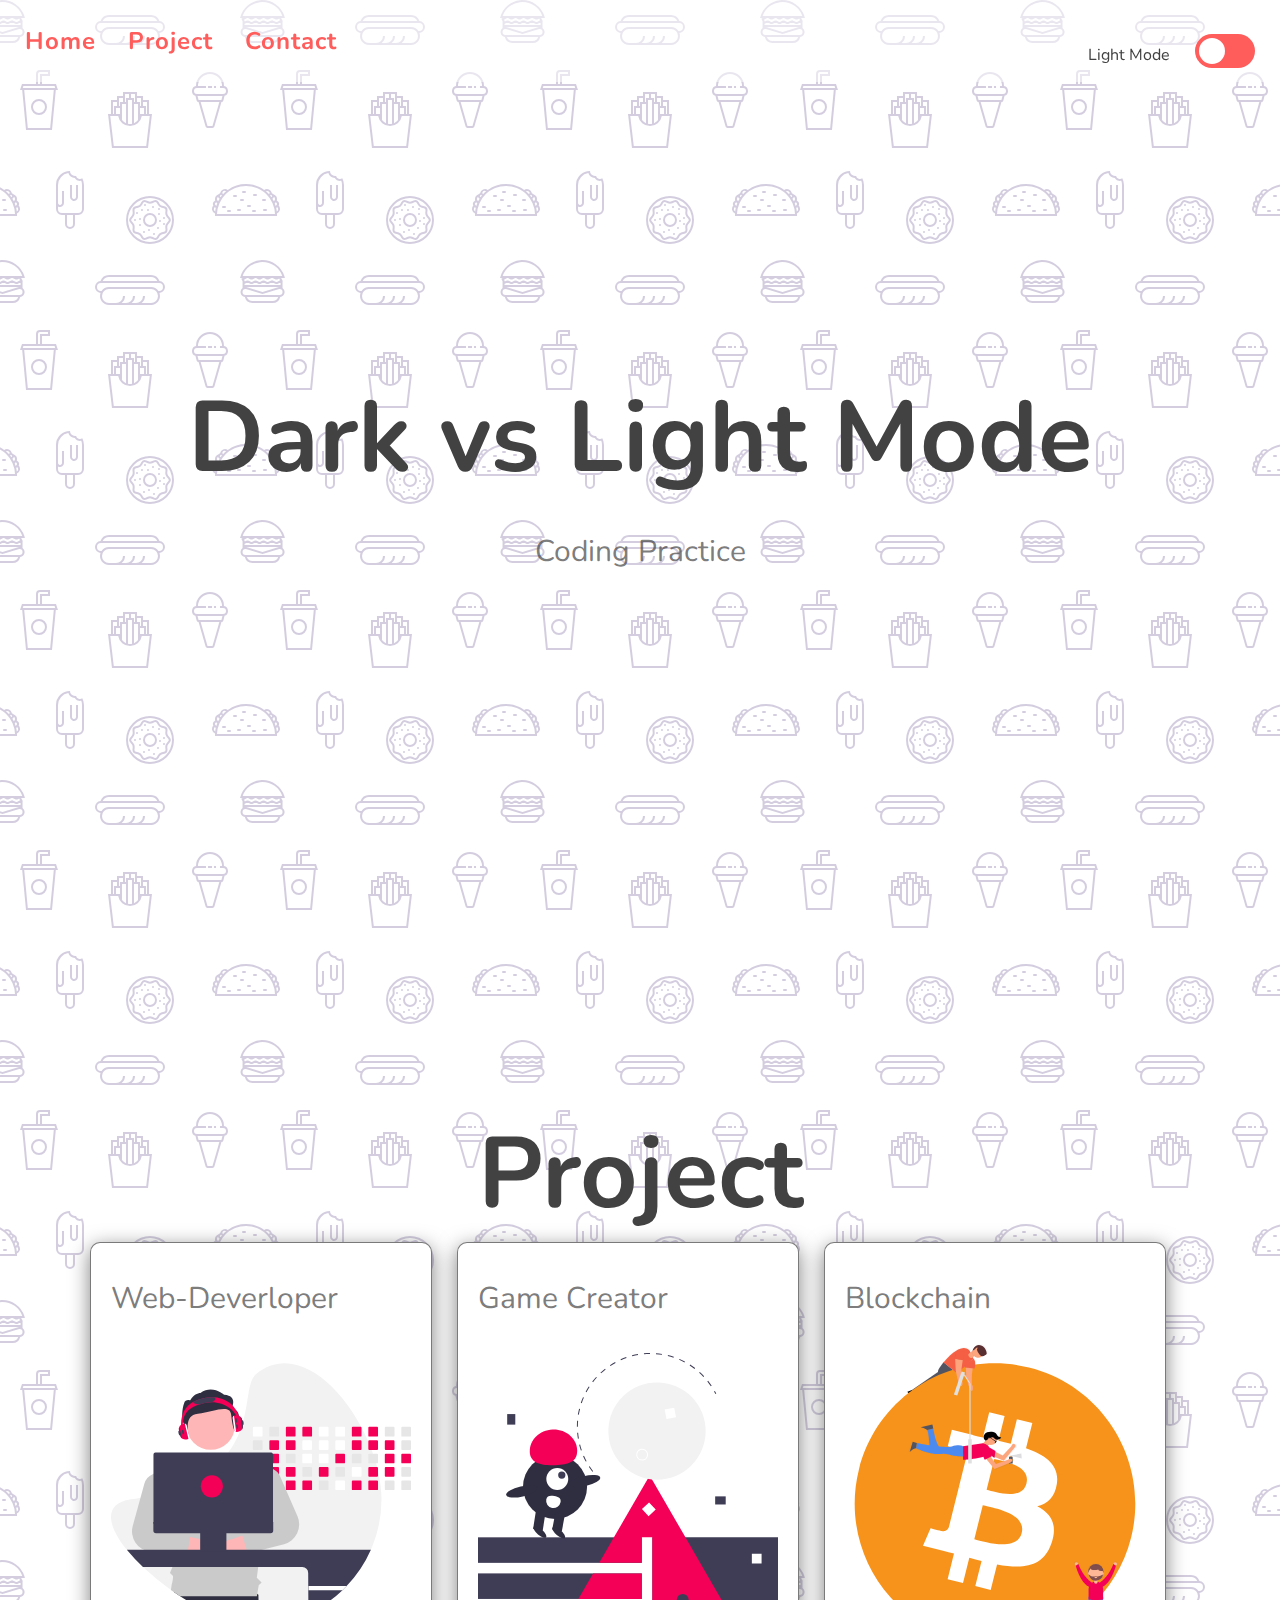
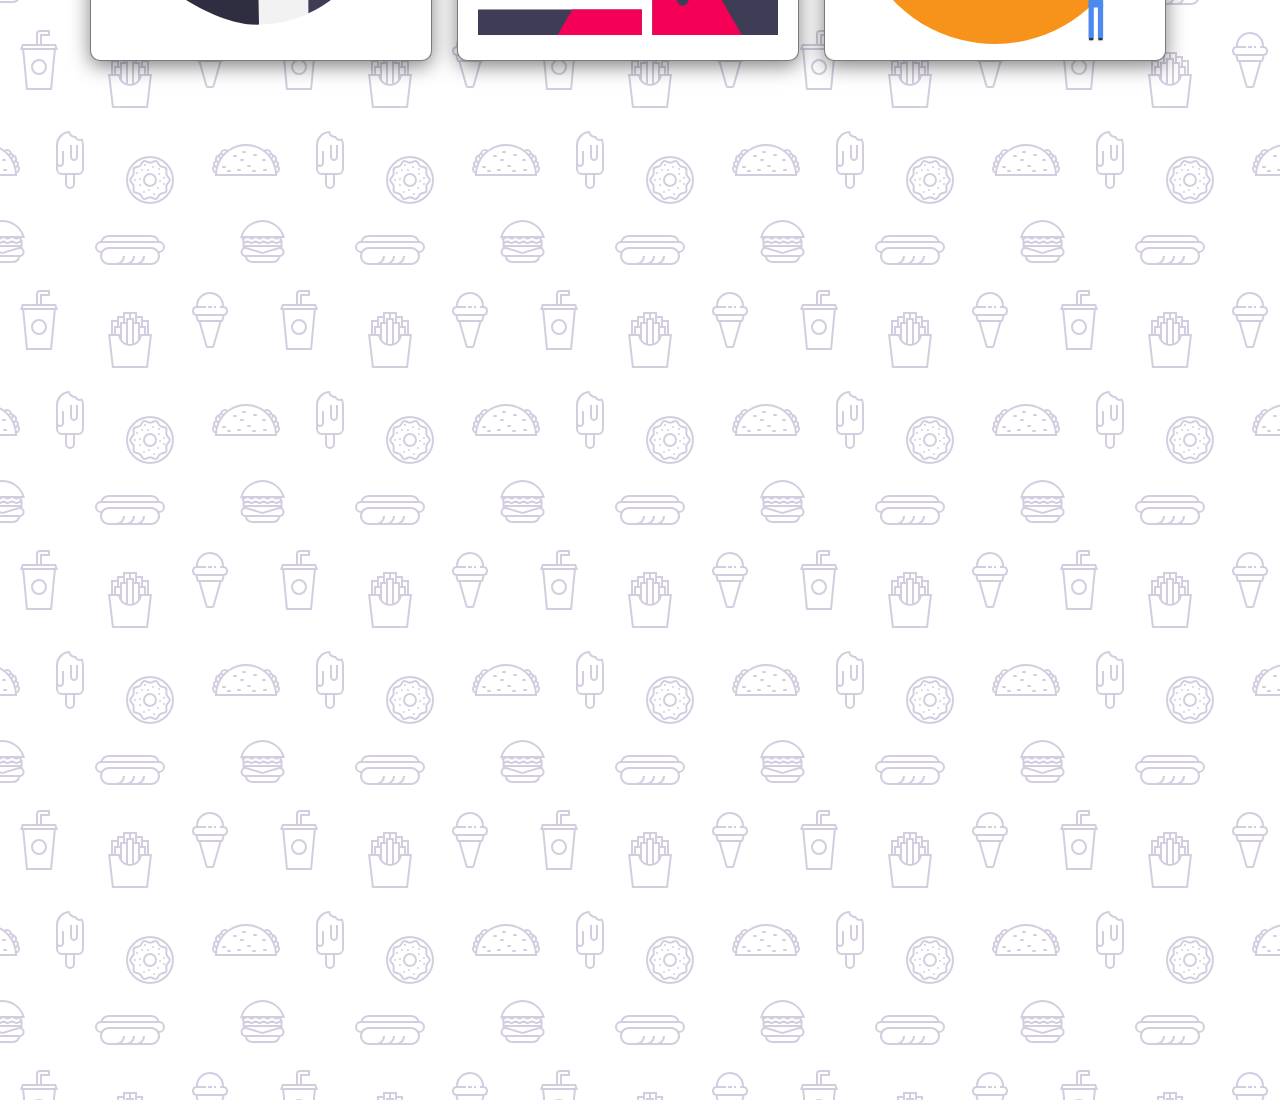
<file: dark-light mode/index.html>
<!DOCTYPE html>
<html lang="en">
<head>
    <meta charset="UTF-8">
    <meta http-equiv="X-UA-Compatible" content="IE=edge">
    <meta name="viewport" content="width=device-width, initial-scale=1.0">
    <title>Dark & Light Mode</title>
    <link rel="stylesheet" href="style.css">
    <link rel="stylesheet" href="https://use.fontawesome.com/releases/v5.15.4/css/all.css" integrity="sha384-DyZ88mC6Up2uqS4h/KRgHuoeGwBcD4Ng9SiP4dIRy0EXTlnuz47vAwmeGwVChigm" crossorigin="anonymous"/>
</head>
<body>
    <div class="theme-switch-container">
        <span id="toggle-icon">
            <span class="taggle-text">Light Mode</span>
            <i class="fas fa-sun"></i>
            <!-- <i class="fas fa-moon"></i> -->
        </span>
        <label class="theme-switch">
            <input type="checkbox">
            <div class="slider round"></div>
        </label>
    </div>
    <nav id="nav">
        <a href="#home">Home</a>
        <a href="#project">Project</a>
        <a href="#contact">Contact</a>
    </nav>
    <section id="home">
        <div class="title-group">
            <h1>Dark vs Light Mode</h1>
            <h2>Coding Practice</h2>
        </div>
    </section>
    <section id="project">
        <h1>Project</h1>
        <div class="project-container">
            <div class="image-container">
                <h2>Web-Deverloper</h2>
                <img src="img/dev_light.svg" alt="" id="image1">
            </div>
            <div class="image-container">
                <h2>Game Creator</h2>
                <img src="img/game_light.svg" alt="" id="image2">
            </div>
            <div class="image-container">
                <h2>Blockchain</h2>
                <img src="img/blockchain_light.svg" alt="" id="image3">
            </div>
        </div>
    </section>
    <section id="contact">
        <div class="social-icon">
            <i class="fab fa-github-alt"></i>
            <i class="fab fa-linkedin"></i>
            <i class="fab fa-medium"></i>
        </div>
    </section>
    <script src="script.js"></script>
</body>
</html>
</file>
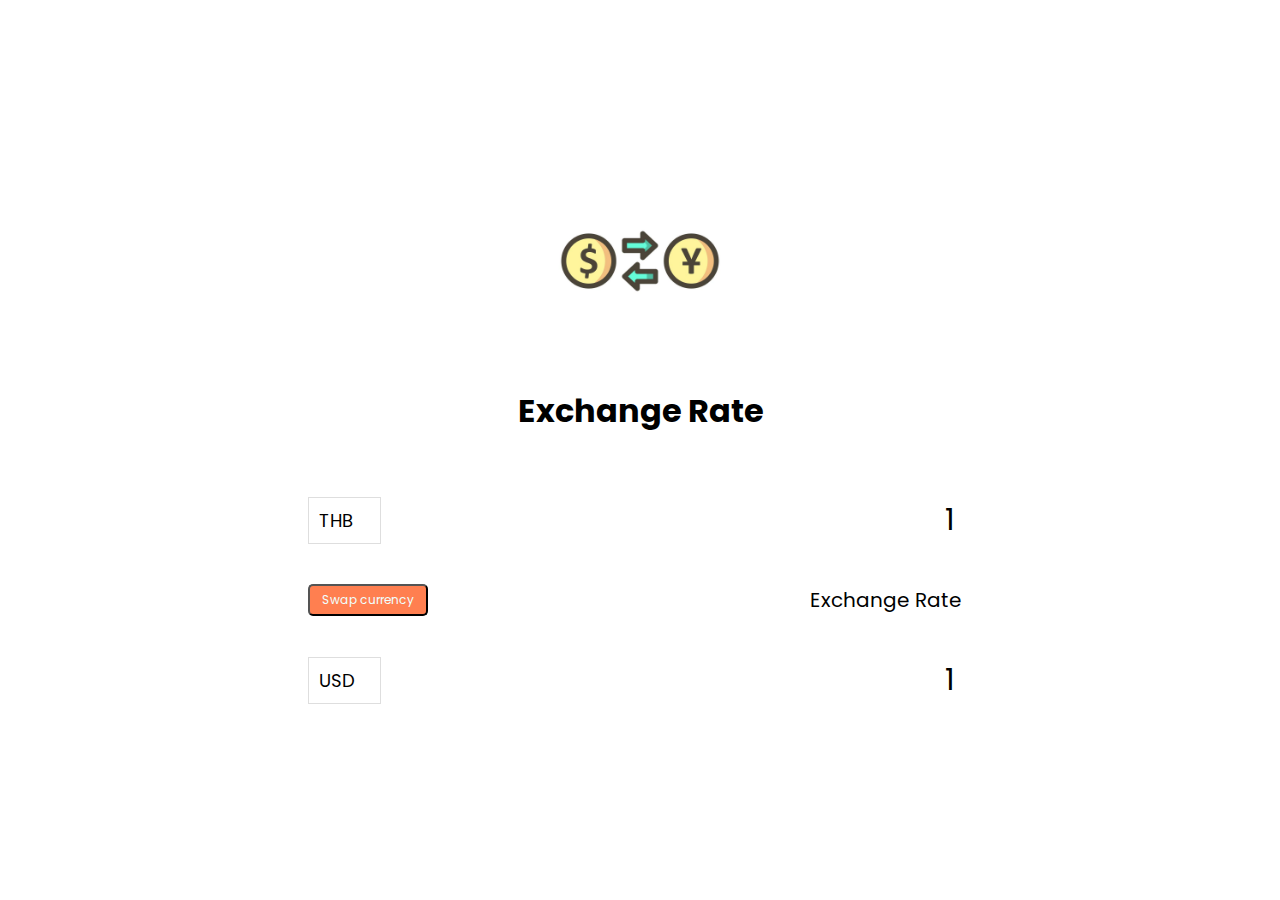
<file: exchange-rate/index.html>
<!DOCTYPE html>
<html lang="en">
<head>
    <meta charset="UTF-8">
    <meta http-equiv="X-UA-Compatible" content="IE=edge">
    <meta name="viewport" content="width=device-width, initial-scale=1.0">
    <title>Exchange Rate</title>
</head>
<body>
    <img src="img/exchange-rate-vector-icon.jpg" alt="" class="money-img">
    <h1>Exchange Rate</h1>
    <div class="container">
        <div class="currency">
            <select name="" id="currency-one">
                <option value="AED">AED</option>
                <option value="ARS">ARS</option>
                <option value="AUD">AUD</option>
                <option value="BGN">BGN</option>
                <option value="BRL">BRL</option>
                <option value="BSD">BSD</option>
                <option value="CAD">CAD</option>
                <option value="CHF">CHF</option>
                <option value="CLP">CLP</option>
                <option value="CNY">CNY</option>
                <option value="COP">COP</option>
                <option value="CZK">CZK</option>
                <option value="DKK">DKK</option>
                <option value="DOP">DOP</option>
                <option value="EGP">EGP</option>
                <option value="EUR">EUR</option>
                <option value="FJD">FJD</option>
                <option value="GBP">GBP</option>
                <option value="GTQ">GTQ</option>
                <option value="HKD">HKD</option>
                <option value="HRK">HRK</option>
                <option value="HUF">HUF</option>
                <option value="IDR">IDR</option>
                <option value="ILS">ILS</option>
                <option value="INR">INR</option>
                <option value="ISK">ISK</option>
                <option value="JPY">JPY</option>
                <option value="KRW">KRW</option>
                <option value="KZT">KZT</option>
                <option value="MXN">MXN</option>
                <option value="MYR">MYR</option>
                <option value="NOK">NOK</option>
                <option value="NZD">NZD</option>
                <option value="PAB">PAB</option>
                <option value="PEN">PEN</option>
                <option value="PHP">PHP</option>
                <option value="PKR">PKR</option>
                <option value="PLN">PLN</option>
                <option value="PYG">PYG</option>
                <option value="RON">RON</option>
                <option value="RUB">RUB</option>
                <option value="SAR">SAR</option>
                <option value="SEK">SEK</option>
                <option value="SGD">SGD</option>
                <option value="THB" selected>THB</option>
                <option value="TRY">TRY</option>
                <option value="TWD">TWD</option>
                <option value="UAH">UAH</option>
                <option value="USD">USD</option>
                <option value="UYU">UYU</option>
                <option value="VND">VND</option>
                <option value="ZAR">ZAR</option>
            </select>
            <input type="number" name="" id="amount-one" value="1">
        </div>
        <div class="swap-container">
            <button class="btn" id="btn">Swap currency</button>
            <div class="rate" id="rate">Exchange Rate</div>
        </div>
        <div class="currency">
            <select name="" id="currency-two" class="">
                <option value="AED">AED</option>
                <option value="ARS">ARS</option>
                <option value="AUD">AUD</option>
                <option value="BGN">BGN</option>
                <option value="BRL">BRL</option>
                <option value="BSD">BSD</option>
                <option value="CAD">CAD</option>
                <option value="CHF">CHF</option>
                <option value="CLP">CLP</option>
                <option value="CNY">CNY</option>
                <option value="COP">COP</option>
                <option value="CZK">CZK</option>
                <option value="DKK">DKK</option>
                <option value="DOP">DOP</option>
                <option value="EGP">EGP</option>
                <option value="EUR">EUR</option>
                <option value="FJD">FJD</option>
                <option value="GBP">GBP</option>
                <option value="GTQ">GTQ</option>
                <option value="HKD">HKD</option>
                <option value="HRK">HRK</option>
                <option value="HUF">HUF</option>
                <option value="IDR">IDR</option>
                <option value="ILS">ILS</option>
                <option value="INR">INR</option>
                <option value="ISK">ISK</option>
                <option value="JPY">JPY</option>
                <option value="KRW">KRW</option>
                <option value="KZT">KZT</option>
                <option value="MXN">MXN</option>
                <option value="MYR">MYR</option>
                <option value="NOK">NOK</option>
                <option value="NZD">NZD</option>
                <option value="PAB">PAB</option>
                <option value="PEN">PEN</option>
                <option value="PHP">PHP</option>
                <option value="PKR">PKR</option>
                <option value="PLN">PLN</option>
                <option value="PYG">PYG</option>
                <option value="RON">RON</option>
                <option value="RUB">RUB</option>
                <option value="SAR">SAR</option>
                <option value="SEK">SEK</option>
                <option value="SGD">SGD</option>
                <option value="USD" selected>USD</option>
                <option value="TRY">TRY</option>
                <option value="TWD">TWD</option>
                <option value="UAH">UAH</option>
                <option value="THB">THB</option>
                <option value="UYU">UYU</option>
                <option value="VND">VND</option>
                <option value="ZAR">ZAR</option>
            </select>
            <input type="number" name="" id="amount-two" value="1">
        </div>
    </div>
    <link rel="stylesheet" href="style.css">
    <script src="script.js"></script>
</body>
</html>
</file>
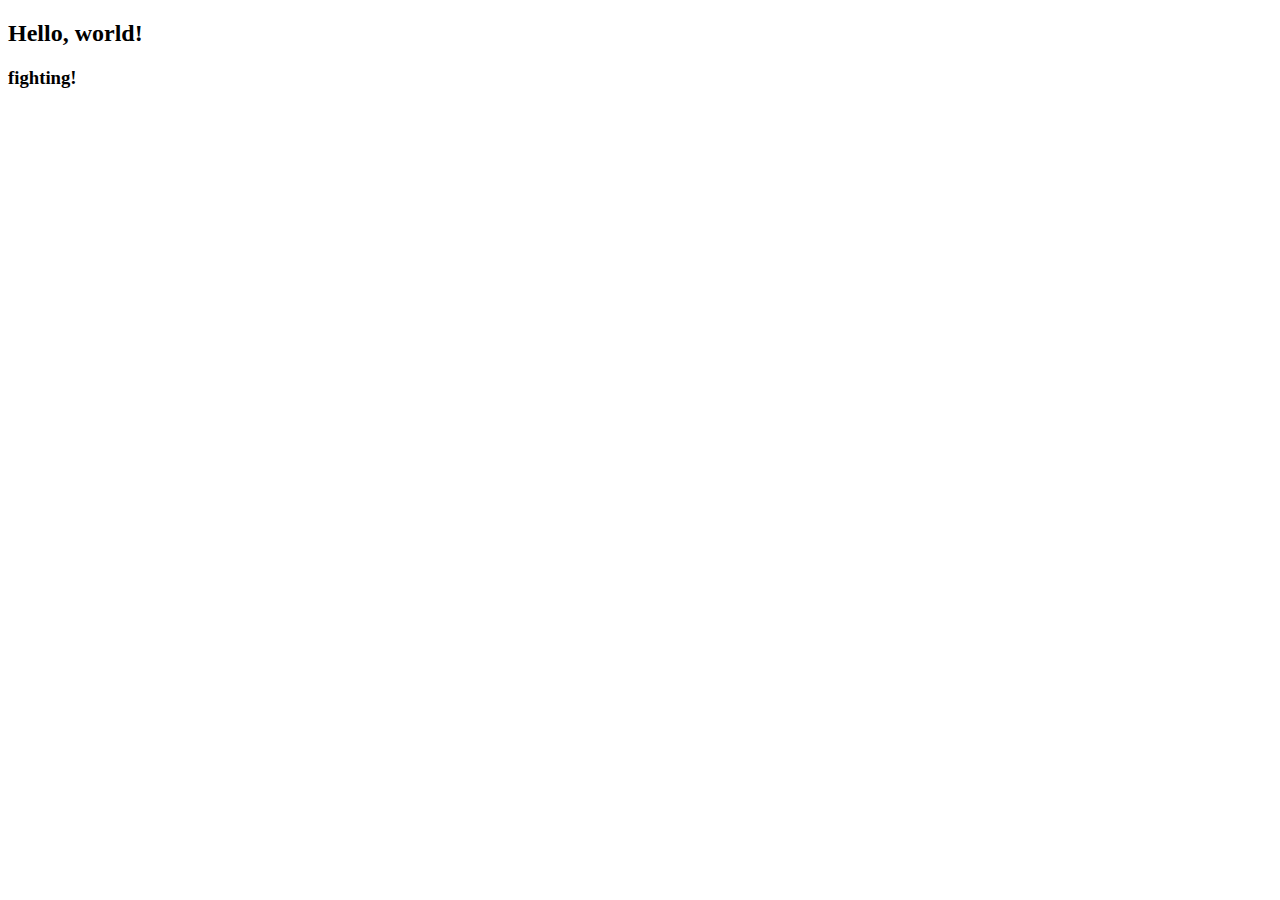
<file: JavaScript Project/index.html>
<!DOCTYPE html>
<html lang="en">
<head>
    <meta charset="UTF-8">
    <meta http-equiv="X-UA-Compatible" content="IE=edge">
    <meta name="viewport" content="width=device-width, initial-scale=1.0">
    <title>Document</title>
</head>
<body>
    <h2>Hello, world!</h2>
    <h3>fighting!</h3>
</body>
</html>
</file>
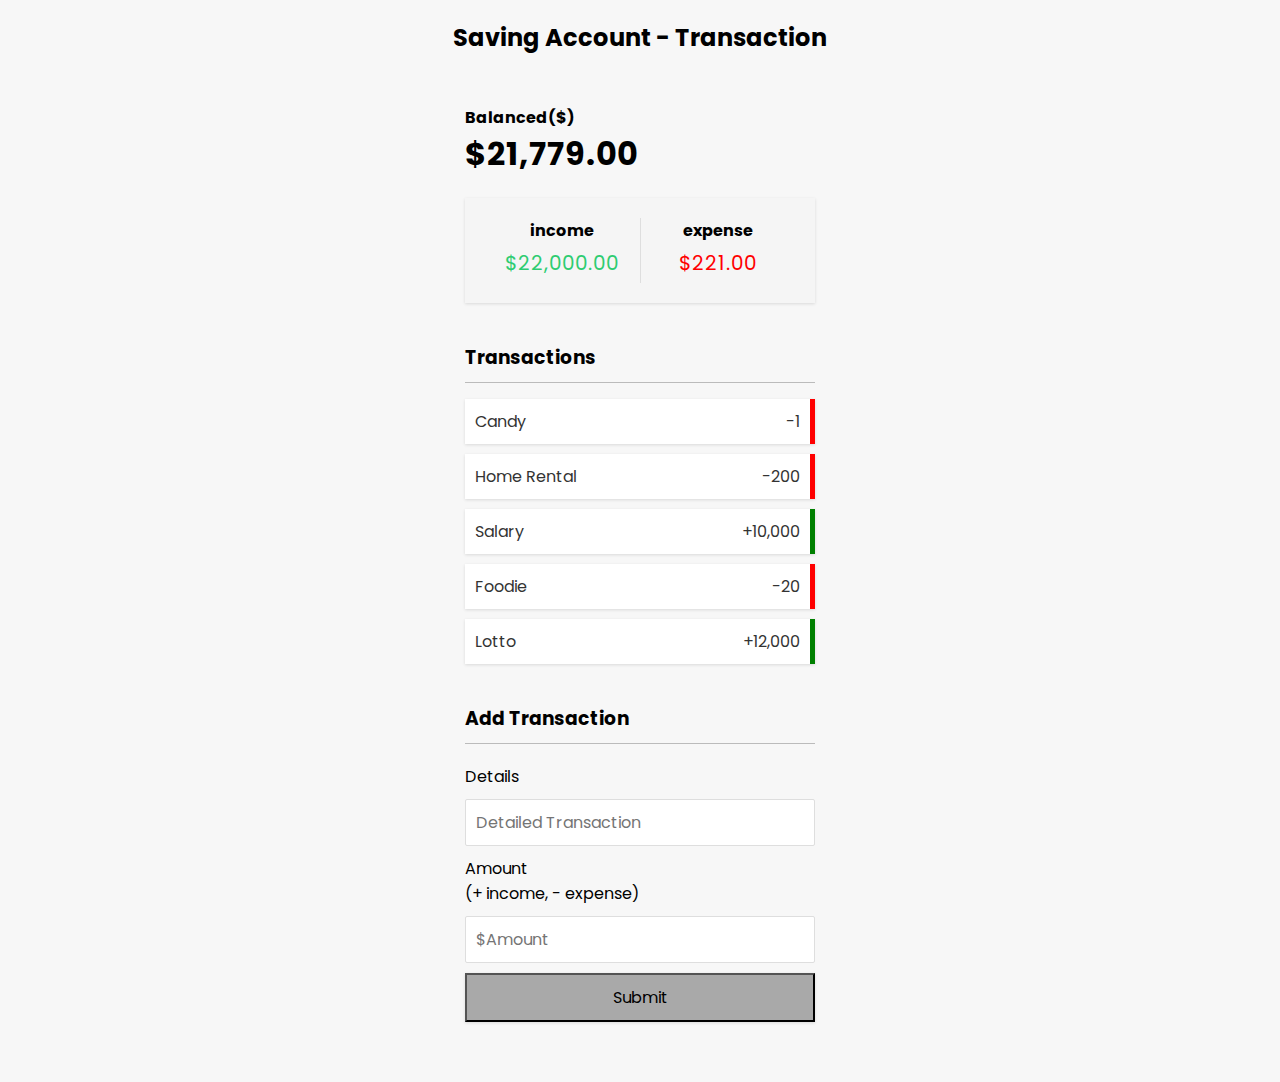
<file: saving-account/index.html>
<!DOCTYPE html>
<html lang="en">
<head>
    <meta charset="UTF-8">
    <meta http-equiv="X-UA-Compatible" content="IE=edge">
    <meta name="viewport" content="width=device-width, initial-scale=1.0">
    <title>Saving Account</title>
    <link rel="stylesheet" href="style.css">
</head>
<body>
    <h2>Saving Account - Transaction</h2>
    <div class="container">
        <h4>Balanced($)</h4>
        <h1 id="balance">$0.00</h1>
        <div class="income-expense-container">
            <div>
                <h4>income</h4>
                <p id="money-plus" class="money plus">$1000</p>
            </div>
            <div>
                <h4>expense</h4>
                <p id="money-minus" class="money minus">$20</p>
            </div>
        </div>
        <h3>Transactions</h3>
        <ul id="list" class="list">
            <!-- <li class="minus">Foodie<span>- $0.5</span>
                <button class="delete-btn">x</button>
            </li>
            <li class="plus">Salary<span>+ $20000</span>
                <button class="delete-btn">x</button>
            </li> -->
        </ul>
        <h3>Add Transaction</h3>
        <form id="form">
            <div class="form-control">
                <label for="text">Details</label>
                <input type="text" name="" id="text" placeholder="Detailed Transaction">
            </div>
            <div class="form-control">
                <label for="number">Amount <br>
                    (+ income, - expense)
                </label>
                <input type="text" name="" id="amount" placeholder="$Amount">
            </div>
            <button class="btn">Submit</button>
        </form>
    </div>
    <script src="script.js"></script>
</body>
</html>
</file>
<file: dark-light mode/style.css>
@import url('https://fonts.googleapis.com/css2?family=Nunito&family=Poppins&display=swap');

:root{
    /* lightmode */
    --primary-color: rgb(255, 92, 92);
    --text-color: rgb(66, 66, 66);
    --text-color-second: rgba(66, 66, 66, 0.7);
    --background:rgb(255, 255, 255);
    --box-shadow: 0 5px 20px rgba(0, 0, 0, 0.5);
}

[data-theme="dark"]{
    /* darkmode */
    --primary-color: orange;
    --text-color: #f4f4f4;
    --text-color-second: rgba(255, 255, 255, 0.8);
    --background: #121213;
    --box-shadow: 0 5px 20px rgba(0, 0, 0, 0.5);
}

body{
    background-color: var(--background);
    background-image: url("data:image/svg+xml,%3Csvg xmlns='http://www.w3.org/2000/svg' width='260' height='260' viewBox='0 0 260 260'%3E%3Cg fill-rule='evenodd'%3E%3Cg fill='%239281ae' fill-opacity='0.4'%3E%3Cpath d='M24.37 16c.2.65.39 1.32.54 2H21.17l1.17 2.34.45.9-.24.11V28a5 5 0 0 1-2.23 8.94l-.02.06a8 8 0 0 1-7.75 6h-20a8 8 0 0 1-7.74-6l-.02-.06A5 5 0 0 1-17.45 28v-6.76l-.79-1.58-.44-.9.9-.44.63-.32H-20a23.01 23.01 0 0 1 44.37-2zm-36.82 2a1 1 0 0 0-.44.1l-3.1 1.56.89 1.79 1.31-.66a3 3 0 0 1 2.69 0l2.2 1.1a1 1 0 0 0 .9 0l2.21-1.1a3 3 0 0 1 2.69 0l2.2 1.1a1 1 0 0 0 .9 0l2.21-1.1a3 3 0 0 1 2.69 0l2.2 1.1a1 1 0 0 0 .86.02l2.88-1.27a3 3 0 0 1 2.43 0l2.88 1.27a1 1 0 0 0 .85-.02l3.1-1.55-.89-1.79-1.42.71a3 3 0 0 1-2.56.06l-2.77-1.23a1 1 0 0 0-.4-.09h-.01a1 1 0 0 0-.4.09l-2.78 1.23a3 3 0 0 1-2.56-.06l-2.3-1.15a1 1 0 0 0-.45-.11h-.01a1 1 0 0 0-.44.1L.9 19.22a3 3 0 0 1-2.69 0l-2.2-1.1a1 1 0 0 0-.45-.11h-.01a1 1 0 0 0-.44.1l-2.21 1.11a3 3 0 0 1-2.69 0l-2.2-1.1a1 1 0 0 0-.45-.11h-.01zm0-2h-4.9a21.01 21.01 0 0 1 39.61 0h-2.09l-.06-.13-.26.13h-32.31zm30.35 7.68l1.36-.68h1.3v2h-36v-1.15l.34-.17 1.36-.68h2.59l1.36.68a3 3 0 0 0 2.69 0l1.36-.68h2.59l1.36.68a3 3 0 0 0 2.69 0L2.26 23h2.59l1.36.68a3 3 0 0 0 2.56.06l1.67-.74h3.23l1.67.74a3 3 0 0 0 2.56-.06zM-13.82 27l16.37 4.91L18.93 27h-32.75zm-.63 2h.34l16.66 5 16.67-5h.33a3 3 0 1 1 0 6h-34a3 3 0 1 1 0-6zm1.35 8a6 6 0 0 0 5.65 4h20a6 6 0 0 0 5.66-4H-13.1z'/%3E%3Cpath id='path6_fill-copy' d='M284.37 16c.2.65.39 1.32.54 2H281.17l1.17 2.34.45.9-.24.11V28a5 5 0 0 1-2.23 8.94l-.02.06a8 8 0 0 1-7.75 6h-20a8 8 0 0 1-7.74-6l-.02-.06a5 5 0 0 1-2.24-8.94v-6.76l-.79-1.58-.44-.9.9-.44.63-.32H240a23.01 23.01 0 0 1 44.37-2zm-36.82 2a1 1 0 0 0-.44.1l-3.1 1.56.89 1.79 1.31-.66a3 3 0 0 1 2.69 0l2.2 1.1a1 1 0 0 0 .9 0l2.21-1.1a3 3 0 0 1 2.69 0l2.2 1.1a1 1 0 0 0 .9 0l2.21-1.1a3 3 0 0 1 2.69 0l2.2 1.1a1 1 0 0 0 .86.02l2.88-1.27a3 3 0 0 1 2.43 0l2.88 1.27a1 1 0 0 0 .85-.02l3.1-1.55-.89-1.79-1.42.71a3 3 0 0 1-2.56.06l-2.77-1.23a1 1 0 0 0-.4-.09h-.01a1 1 0 0 0-.4.09l-2.78 1.23a3 3 0 0 1-2.56-.06l-2.3-1.15a1 1 0 0 0-.45-.11h-.01a1 1 0 0 0-.44.1l-2.21 1.11a3 3 0 0 1-2.69 0l-2.2-1.1a1 1 0 0 0-.45-.11h-.01a1 1 0 0 0-.44.1l-2.21 1.11a3 3 0 0 1-2.69 0l-2.2-1.1a1 1 0 0 0-.45-.11h-.01zm0-2h-4.9a21.01 21.01 0 0 1 39.61 0h-2.09l-.06-.13-.26.13h-32.31zm30.35 7.68l1.36-.68h1.3v2h-36v-1.15l.34-.17 1.36-.68h2.59l1.36.68a3 3 0 0 0 2.69 0l1.36-.68h2.59l1.36.68a3 3 0 0 0 2.69 0l1.36-.68h2.59l1.36.68a3 3 0 0 0 2.56.06l1.67-.74h3.23l1.67.74a3 3 0 0 0 2.56-.06zM246.18 27l16.37 4.91L278.93 27h-32.75zm-.63 2h.34l16.66 5 16.67-5h.33a3 3 0 1 1 0 6h-34a3 3 0 1 1 0-6zm1.35 8a6 6 0 0 0 5.65 4h20a6 6 0 0 0 5.66-4H246.9z'/%3E%3Cpath d='M159.5 21.02A9 9 0 0 0 151 15h-42a9 9 0 0 0-8.5 6.02 6 6 0 0 0 .02 11.96A8.99 8.99 0 0 0 109 45h42a9 9 0 0 0 8.48-12.02 6 6 0 0 0 .02-11.96zM151 17h-42a7 7 0 0 0-6.33 4h54.66a7 7 0 0 0-6.33-4zm-9.34 26a8.98 8.98 0 0 0 3.34-7h-2a7 7 0 0 1-7 7h-4.34a8.98 8.98 0 0 0 3.34-7h-2a7 7 0 0 1-7 7h-4.34a8.98 8.98 0 0 0 3.34-7h-2a7 7 0 0 1-7 7h-7a7 7 0 1 1 0-14h42a7 7 0 1 1 0 14h-9.34zM109 27a9 9 0 0 0-7.48 4H101a4 4 0 1 1 0-8h58a4 4 0 0 1 0 8h-.52a9 9 0 0 0-7.48-4h-42z'/%3E%3Cpath d='M39 115a8 8 0 1 0 0-16 8 8 0 0 0 0 16zm6-8a6 6 0 1 1-12 0 6 6 0 0 1 12 0zm-3-29v-2h8v-6H40a4 4 0 0 0-4 4v10H22l-1.33 4-.67 2h2.19L26 130h26l3.81-40H58l-.67-2L56 84H42v-6zm-4-4v10h2V74h8v-2h-8a2 2 0 0 0-2 2zm2 12h14.56l.67 2H22.77l.67-2H40zm13.8 4H24.2l3.62 38h22.36l3.62-38z'/%3E%3Cpath d='M129 92h-6v4h-6v4h-6v14h-3l.24 2 3.76 32h36l3.76-32 .24-2h-3v-14h-6v-4h-6v-4h-8zm18 22v-12h-4v4h3v8h1zm-3 0v-6h-4v6h4zm-6 6v-16h-4v19.17c1.6-.7 2.97-1.8 4-3.17zm-6 3.8V100h-4v23.8a10.04 10.04 0 0 0 4 0zm-6-.63V104h-4v16a10.04 10.04 0 0 0 4 3.17zm-6-9.17v-6h-4v6h4zm-6 0v-8h3v-4h-4v12h1zm27-12v-4h-4v4h3v4h1v-4zm-6 0v-8h-4v4h3v4h1zm-6-4v-4h-4v8h1v-4h3zm-6 4v-4h-4v8h1v-4h3zm7 24a12 12 0 0 0 11.83-10h7.92l-3.53 30h-32.44l-3.53-30h7.92A12 12 0 0 0 130 126z'/%3E%3Cpath d='M212 86v2h-4v-2h4zm4 0h-2v2h2v-2zm-20 0v.1a5 5 0 0 0-.56 9.65l.06.25 1.12 4.48a2 2 0 0 0 1.94 1.52h.01l7.02 24.55a2 2 0 0 0 1.92 1.45h4.98a2 2 0 0 0 1.92-1.45l7.02-24.55a2 2 0 0 0 1.95-1.52L224.5 96l.06-.25a5 5 0 0 0-.56-9.65V86a14 14 0 0 0-28 0zm4 0h6v2h-9a3 3 0 1 0 0 6H223a3 3 0 1 0 0-6H220v-2h2a12 12 0 1 0-24 0h2zm-1.44 14l-1-4h24.88l-1 4h-22.88zm8.95 26l-6.86-24h18.7l-6.86 24h-4.98zM150 242a22 22 0 1 0 0-44 22 22 0 0 0 0 44zm24-22a24 24 0 1 1-48 0 24 24 0 0 1 48 0zm-28.38 17.73l2.04-.87a6 6 0 0 1 4.68 0l2.04.87a2 2 0 0 0 2.5-.82l1.14-1.9a6 6 0 0 1 3.79-2.75l2.15-.5a2 2 0 0 0 1.54-2.12l-.19-2.2a6 6 0 0 1 1.45-4.46l1.45-1.67a2 2 0 0 0 0-2.62l-1.45-1.67a6 6 0 0 1-1.45-4.46l.2-2.2a2 2 0 0 0-1.55-2.13l-2.15-.5a6 6 0 0 1-3.8-2.75l-1.13-1.9a2 2 0 0 0-2.5-.8l-2.04.86a6 6 0 0 1-4.68 0l-2.04-.87a2 2 0 0 0-2.5.82l-1.14 1.9a6 6 0 0 1-3.79 2.75l-2.15.5a2 2 0 0 0-1.54 2.12l.19 2.2a6 6 0 0 1-1.45 4.46l-1.45 1.67a2 2 0 0 0 0 2.62l1.45 1.67a6 6 0 0 1 1.45 4.46l-.2 2.2a2 2 0 0 0 1.55 2.13l2.15.5a6 6 0 0 1 3.8 2.75l1.13 1.9a2 2 0 0 0 2.5.8zm2.82.97a4 4 0 0 1 3.12 0l2.04.87a4 4 0 0 0 4.99-1.62l1.14-1.9a4 4 0 0 1 2.53-1.84l2.15-.5a4 4 0 0 0 3.09-4.24l-.2-2.2a4 4 0 0 1 .97-2.98l1.45-1.67a4 4 0 0 0 0-5.24l-1.45-1.67a4 4 0 0 1-.97-2.97l.2-2.2a4 4 0 0 0-3.09-4.25l-2.15-.5a4 4 0 0 1-2.53-1.84l-1.14-1.9a4 4 0 0 0-5-1.62l-2.03.87a4 4 0 0 1-3.12 0l-2.04-.87a4 4 0 0 0-4.99 1.62l-1.14 1.9a4 4 0 0 1-2.53 1.84l-2.15.5a4 4 0 0 0-3.09 4.24l.2 2.2a4 4 0 0 1-.97 2.98l-1.45 1.67a4 4 0 0 0 0 5.24l1.45 1.67a4 4 0 0 1 .97 2.97l-.2 2.2a4 4 0 0 0 3.09 4.25l2.15.5a4 4 0 0 1 2.53 1.84l1.14 1.9a4 4 0 0 0 5 1.62l2.03-.87zM152 207a1 1 0 1 1 2 0 1 1 0 0 1-2 0zm6 2a1 1 0 1 1 2 0 1 1 0 0 1-2 0zm-11 1a1 1 0 1 1 2 0 1 1 0 0 1-2 0zm-6 0a1 1 0 1 1 2 0 1 1 0 0 1-2 0zm3-5a1 1 0 1 1 2 0 1 1 0 0 1-2 0zm-8 8a1 1 0 1 1 2 0 1 1 0 0 1-2 0zm3 6a1 1 0 1 1 2 0 1 1 0 0 1-2 0zm0 6a1 1 0 1 1 2 0 1 1 0 0 1-2 0zm4 7a1 1 0 1 1 2 0 1 1 0 0 1-2 0zm5-2a1 1 0 1 1 2 0 1 1 0 0 1-2 0zm5 4a1 1 0 1 1 2 0 1 1 0 0 1-2 0zm4-6a1 1 0 1 1 2 0 1 1 0 0 1-2 0zm6-4a1 1 0 1 1 2 0 1 1 0 0 1-2 0zm-4-3a1 1 0 1 1 2 0 1 1 0 0 1-2 0zm4-3a1 1 0 1 1 2 0 1 1 0 0 1-2 0zm-5-4a1 1 0 1 1 2 0 1 1 0 0 1-2 0zm-24 6a1 1 0 1 1 2 0 1 1 0 0 1-2 0zm16 5a5 5 0 1 0 0-10 5 5 0 0 0 0 10zm7-5a7 7 0 1 1-14 0 7 7 0 0 1 14 0zm86-29a1 1 0 0 0 0 2h2a1 1 0 0 0 0-2h-2zm19 9a1 1 0 0 1 1-1h2a1 1 0 0 1 0 2h-2a1 1 0 0 1-1-1zm-14 5a1 1 0 0 0 0 2h2a1 1 0 0 0 0-2h-2zm-25 1a1 1 0 0 0 0 2h2a1 1 0 0 0 0-2h-2zm5 4a1 1 0 0 0 0 2h2a1 1 0 0 0 0-2h-2zm9 0a1 1 0 0 1 1-1h2a1 1 0 0 1 0 2h-2a1 1 0 0 1-1-1zm15 1a1 1 0 0 1 1-1h2a1 1 0 0 1 0 2h-2a1 1 0 0 1-1-1zm12-2a1 1 0 0 0 0 2h2a1 1 0 0 0 0-2h-2zm-11-14a1 1 0 0 1 1-1h2a1 1 0 0 1 0 2h-2a1 1 0 0 1-1-1zm-19 0a1 1 0 0 0 0 2h2a1 1 0 0 0 0-2h-2zm6 5a1 1 0 0 1 1-1h2a1 1 0 0 1 0 2h-2a1 1 0 0 1-1-1zm-25 15c0-.47.01-.94.03-1.4a5 5 0 0 1-1.7-8 3.99 3.99 0 0 1 1.88-5.18 5 5 0 0 1 3.4-6.22 3 3 0 0 1 1.46-1.05 5 5 0 0 1 7.76-3.27A30.86 30.86 0 0 1 246 184c6.79 0 13.06 2.18 18.17 5.88a5 5 0 0 1 7.76 3.27 3 3 0 0 1 1.47 1.05 5 5 0 0 1 3.4 6.22 4 4 0 0 1 1.87 5.18 4.98 4.98 0 0 1-1.7 8c.02.46.03.93.03 1.4v1h-62v-1zm.83-7.17a30.9 30.9 0 0 0-.62 3.57 3 3 0 0 1-.61-4.2c.37.28.78.49 1.23.63zm1.49-4.61c-.36.87-.68 1.76-.96 2.68a2 2 0 0 1-.21-3.71c.33.4.73.75 1.17 1.03zm2.32-4.54c-.54.86-1.03 1.76-1.49 2.68a3 3 0 0 1-.07-4.67 3 3 0 0 0 1.56 1.99zm1.14-1.7c.35-.5.72-.98 1.1-1.46a1 1 0 1 0-1.1 1.45zm5.34-5.77c-1.03.86-2 1.79-2.9 2.77a3 3 0 0 0-1.11-.77 3 3 0 0 1 4-2zm42.66 2.77c-.9-.98-1.87-1.9-2.9-2.77a3 3 0 0 1 4.01 2 3 3 0 0 0-1.1.77zm1.34 1.54c.38.48.75.96 1.1 1.45a1 1 0 1 0-1.1-1.45zm3.73 5.84c-.46-.92-.95-1.82-1.5-2.68a3 3 0 0 0 1.57-1.99 3 3 0 0 1-.07 4.67zm1.8 4.53c-.29-.9-.6-1.8-.97-2.67.44-.28.84-.63 1.17-1.03a2 2 0 0 1-.2 3.7zm1.14 5.51c-.14-1.21-.35-2.4-.62-3.57.45-.14.86-.35 1.23-.63a2.99 2.99 0 0 1-.6 4.2zM275 214a29 29 0 0 0-57.97 0h57.96zM72.33 198.12c-.21-.32-.34-.7-.34-1.12v-12h-2v12a4.01 4.01 0 0 0 7.09 2.54c.57-.69.91-1.57.91-2.54v-12h-2v12a1.99 1.99 0 0 1-2 2 2 2 0 0 1-1.66-.88zM75 176c.38 0 .74-.04 1.1-.12a4 4 0 0 0 6.19 2.4A13.94 13.94 0 0 1 84 185v24a6 6 0 0 1-6 6h-3v9a5 5 0 1 1-10 0v-9h-3a6 6 0 0 1-6-6v-24a14 14 0 0 1 14-14 5 5 0 0 0 5 5zm-17 15v12a1.99 1.99 0 0 0 1.22 1.84 2 2 0 0 0 2.44-.72c.21-.32.34-.7.34-1.12v-12h2v12a3.98 3.98 0 0 1-5.35 3.77 3.98 3.98 0 0 1-.65-.3V209a4 4 0 0 0 4 4h16a4 4 0 0 0 4-4v-24c.01-1.53-.23-2.88-.72-4.17-.43.1-.87.16-1.28.17a6 6 0 0 1-5.2-3 7 7 0 0 1-6.47-4.88A12 12 0 0 0 58 185v6zm9 24v9a3 3 0 1 0 6 0v-9h-6z'/%3E%3Cpath d='M-17 191a1 1 0 0 0 0 2h2a1 1 0 0 0 0-2h-2zm19 9a1 1 0 0 1 1-1h2a1 1 0 0 1 0 2H3a1 1 0 0 1-1-1zm-14 5a1 1 0 0 0 0 2h2a1 1 0 0 0 0-2h-2zm-25 1a1 1 0 0 0 0 2h2a1 1 0 0 0 0-2h-2zm5 4a1 1 0 0 0 0 2h2a1 1 0 0 0 0-2h-2zm9 0a1 1 0 0 1 1-1h2a1 1 0 0 1 0 2h-2a1 1 0 0 1-1-1zm15 1a1 1 0 0 1 1-1h2a1 1 0 0 1 0 2h-2a1 1 0 0 1-1-1zm12-2a1 1 0 0 0 0 2h2a1 1 0 0 0 0-2H4zm-11-14a1 1 0 0 1 1-1h2a1 1 0 0 1 0 2h-2a1 1 0 0 1-1-1zm-19 0a1 1 0 0 0 0 2h2a1 1 0 0 0 0-2h-2zm6 5a1 1 0 0 1 1-1h2a1 1 0 0 1 0 2h-2a1 1 0 0 1-1-1zm-25 15c0-.47.01-.94.03-1.4a5 5 0 0 1-1.7-8 3.99 3.99 0 0 1 1.88-5.18 5 5 0 0 1 3.4-6.22 3 3 0 0 1 1.46-1.05 5 5 0 0 1 7.76-3.27A30.86 30.86 0 0 1-14 184c6.79 0 13.06 2.18 18.17 5.88a5 5 0 0 1 7.76 3.27 3 3 0 0 1 1.47 1.05 5 5 0 0 1 3.4 6.22 4 4 0 0 1 1.87 5.18 4.98 4.98 0 0 1-1.7 8c.02.46.03.93.03 1.4v1h-62v-1zm.83-7.17a30.9 30.9 0 0 0-.62 3.57 3 3 0 0 1-.61-4.2c.37.28.78.49 1.23.63zm1.49-4.61c-.36.87-.68 1.76-.96 2.68a2 2 0 0 1-.21-3.71c.33.4.73.75 1.17 1.03zm2.32-4.54c-.54.86-1.03 1.76-1.49 2.68a3 3 0 0 1-.07-4.67 3 3 0 0 0 1.56 1.99zm1.14-1.7c.35-.5.72-.98 1.1-1.46a1 1 0 1 0-1.1 1.45zm5.34-5.77c-1.03.86-2 1.79-2.9 2.77a3 3 0 0 0-1.11-.77 3 3 0 0 1 4-2zm42.66 2.77c-.9-.98-1.87-1.9-2.9-2.77a3 3 0 0 1 4.01 2 3 3 0 0 0-1.1.77zm1.34 1.54c.38.48.75.96 1.1 1.45a1 1 0 1 0-1.1-1.45zm3.73 5.84c-.46-.92-.95-1.82-1.5-2.68a3 3 0 0 0 1.57-1.99 3 3 0 0 1-.07 4.67zm1.8 4.53c-.29-.9-.6-1.8-.97-2.67.44-.28.84-.63 1.17-1.03a2 2 0 0 1-.2 3.7zm1.14 5.51c-.14-1.21-.35-2.4-.62-3.57.45-.14.86-.35 1.23-.63a2.99 2.99 0 0 1-.6 4.2zM15 214a29 29 0 0 0-57.97 0h57.96z'/%3E%3C/g%3E%3C/g%3E%3C/svg%3E");
    margin: 0;
    color: var(--text-color);
}

*{
    font-family: 'Nunito', sans-serif;
    box-sizing: border-box;
    scroll-behavior: smooth;
}

h1{
    font-size: 100px;
    margin-bottom: 0;
}

section{
    min-height: 100vh;
    display: flex;
    justify-content: center;
    align-items: center;
    flex-direction: column;
}

h2{
    color: var(--text-color-second);
    font-size: 30px;
    font-weight: normal;
}

.title-group{
    text-align: center;
}

nav{
    position: fixed;
    z-index: 10;
    font-size: 24px;
    letter-spacing: 1px;
    padding:25px;
    width: 100vw;
    background: rgb(255 255 255 / 50%);
}

a{
    margin-right: 25px;
    color: var(--primary-color);
    text-decoration: none;
    border-bottom: 3px solid transparent;
    font-weight: bold;
}

a:hover, a:focus{
    color: var(--text-color);
    border-bottom: 3px solid;
}

.theme-switch-container{
    display: flex;
    align-items: center;
    z-index: 100;
    position: fixed;
    right: 25px;
    top: 30px;
}

.theme-switch-container span{
    margin-right: 10px;
    font-size: 1rem;
}

.toggle-text{
    position: relative;
    top: -4px;
    right: 5px;
    color: var(--text-color);
}

.theme-switch{
    display: inline-block;
    height: 34px;
    position: relative;
    width: 60px;
}

.theme-switch input{
    display: none;
}

.slider{
    background: var(--primary-color);
    bottom: 0;
    cursor: pointer;
    left: 0;
    position: absolute;
    right: 0;
    top: 0;
    transition: 0.4s;
}

.slider::before{
    background: #fff;
    content: "";
    bottom: 4px;
    height: 26px;
    left: 4px;
    position: absolute;
    transition: 0.4s;
    width: 26px;
    border-radius: 50%;
}

input:checked + .slider::before{
    transform: translateX(26px);
}

.slider.round{
    border-radius: 34px;
}

.fas{
    font-size: 30px;
    margin-right: 5px;
}

.fab{
    font-size: 80px;
    margin-right: 40px;
    cursor: pointer;
    color: var(--primary-color);
}

.fab:hover{
    color:var(--text-color);
}

.project-container{
    display: flex;
}

.image-container{
    border: 1px solid var(--text-color-second);
    border-radius: 10px;
    box-shadow: var(--box-shadow);
    padding: 10px 20px;
    background: var(--background);
    margin-right: 25px;
    width: auto;
}

img{
    width: 300px;
    height: 300px;
}
</file>
<file: exchange-rate/style.css>
@import url('https://fonts.googleapis.com/css2?family=Poppins&display=swap');

*{
    box-sizing: border-box;
    font-family: 'Poppins', sans-serif;
}

body{
    background-color: f4f4f4;
    display: flex;
    flex-direction: column;
    align-items: center;
    justify-content: center;
    height: 100vh;
    margin: 0;
    padding: 20px
}

.btn{
    color: azure;
    background-color: coral;
    cursor: pointer;
    border-radius: 5px;
    font-size: 12px;
    padding: 5px 12px;
}

.money-img{
    width: 210px;
}

.currency{
    padding: 40px 0px;
    display: flex;
    align-items: center;
    justify-content: space-between;
}

.currency select{
    padding: 10px 20px 10px 10px;
    border: 1px solid #dedede;
    font-size: 18px;
    background: transparent;
    appearance: none;
}

.currency input{
    border: 0;
    background: transparent;
    font-size: 30px;
    text-align: right;
}
.swap-container{
    display: flex;
    align-items: center;
    justify-content: space-between;
}
.rate{
    font-size: 20px;
    padding: 0px 10px;
}
select:focus, input:focus,button:focus{
    outline: 0;
}
</file>
<file: saving-account/style.css>
@import url('https://fonts.googleapis.com/css2?family=Poppins&display=swap');

:root{
    --box-shadow: 0 1px 3px rgba(0, 0, 0, 0.12)
}

*{
    box-sizing: border-box;
    font-family: 'Poppins', sans-serif;
}

body{
    font-family: 'Poppins', sans-serif;
    display:flex;
    background-color: #f7f7f7;
    flex-direction: column;
    align-items: center;
    justify-content: center;
    min-height: 100vh;
    margin: 0;
}

.container{
    margin: 30px auto;
    width: 350px;
}

h1{
    letter-spacing: 1px;
    margin: 0;
}

h3{
    border-bottom: 1px solid #bbb;
    padding-bottom: 10px;
    margin: 40px 0 10px;
}

h4{
    margin: 0;
}

.income-expense-container{
    display:flex;
    justify-content: space-between;
    background-color: whitesmoke;
    box-shadow: var(--box-shadow);
    padding: 20px;
    margin: 20px 0;
}

.income-expense-container>div{
    flex: 1;
    text-align: center;
}

.income-expense-container>div:first-of-type{
    border-right: 1px solid #dedede;
}

.money{
    font-size: 20px;
    letter-spacing: 1px;
    margin: 5px 0;
}

.money.plus{
    color: #2ecc71;
}

.money.minus{
    color: red;
}

label{
    display: inline-block;
    margin: 10px 0;
}

input[type="text"], input[type="number"]{
    border: 1px solid #dedede;
    border-radius: 2px;
    display: block;
    font-size: 16px;
    padding: 10px;
    width: 100%
}

.btn{
    font-family: 'Poppins', sans-serif;
    background-color: darkgrey;
    color: black;
    cursor: pointer;
    box-shadow: var(--box-shadow);
    display: block;
    margin: 10px 0 30px;
    padding: 10px;
    font-size: 16px;
    width: 100%;
    align-content: center;
}

.list{
    list-style-type: none;
    padding: 0;
    margin-bottom: 40px;
}

.list li{
    background-color: #fff;
    box-shadow: var(--box-shadow);
    color: #333;
    display: flex;
    justify-content: space-between;
    position: relative;
    padding: 10px;
    margin: 10px 0;
}

.list li.plus{
    border-right: 5px solid green;
}

.list li.minus{
    border-right: 5px solid red;
}

.delete-btn{
    cursor: pointer;
    background-color: red;
    color: #fff;
    border: 0;
    font-size: 20px;
    line-height: 20px;
    padding: 2px 5px;
    position: absolute;
    top: 50%;
    left: 0;
    transform: translate(-100%, -50%);
    opacity: 0;
    transition: opacity 0.3s ease;
}

.list li:hover .delete-btn{
    opacity: 1;
}

.btn:focus, .delete-btn:focus{
    outline: 0;
}
</file>
